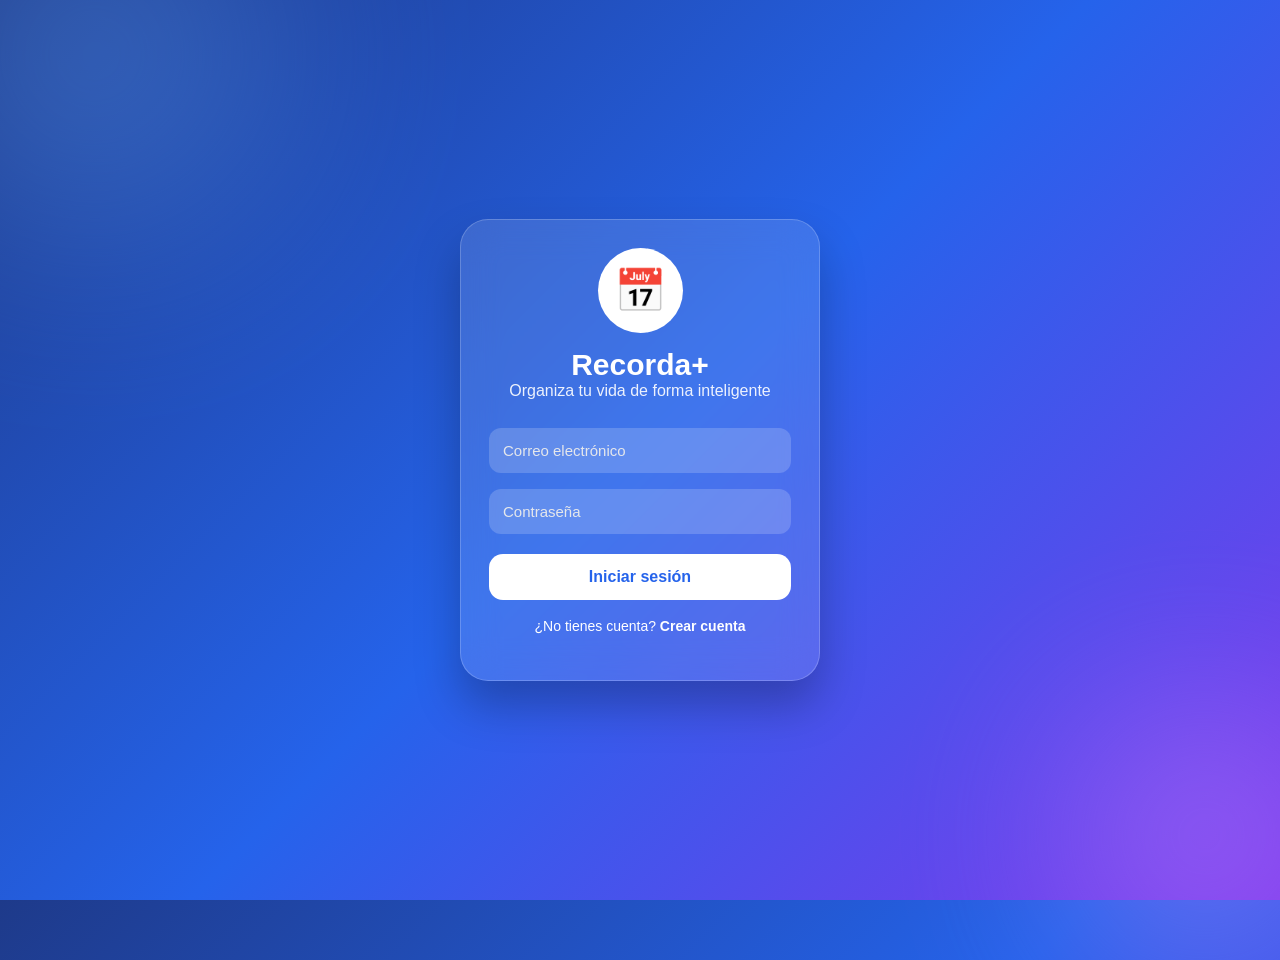
<file: index.html>
<!DOCTYPE html>
<html lang="es">
<head>
  <meta charset="UTF-8">
  <meta name="viewport" content="width=device-width, initial-scale=1.0">
  <meta name="theme-color" content="#2563EB">
  <meta name="description" content="Organiza tus eventos y recordatorios con Recorda+.">
  <title>Recorda+</title>
  <link rel="stylesheet" href="style.css">
  <link rel="manifest" href="manifest.json">
  <link rel="icon" href="icon-192.png" type="image/png">
</head>
<body>
  <div class="container">
    <div class="header">
      <h2 id="saludo">Hola 👋</h2>
      <div class="avatar" id="avatar">R</div>
    </div>

    <div class="top-info">
      <div class="clock-card">
        <div class="clock-icon">🕒</div>
        <div class="clock-content">
          <h1 id="hora">00:00:00</h1>
          <p id="fecha">Cargando...</p>
        </div>
      </div>

      <div class="event-card">
        <h3>Próximo evento</h3>
        <p id="proximoEvento">Sin eventos</p>
      </div>
    </div>

    <div class="menu">
      <button type="button" id="btnInicio" aria-label="Inicio">🏠</button>
      <button type="button" id="btnEventos" aria-label="Ver mis eventos">📅</button>
      <button type="button" id="btnNuevo" aria-label="Nuevo evento">＋</button>
      <button type="button" id="btnCampana" aria-label="Ver notificaciones">🔔</button>
      <button type="button" id="btnPerfil" aria-label="Ver perfil">👤</button>
    </div>
  </div>
  <script src="app.js"></script>
  <script>
    if ('serviceWorker' in navigator) {
      window.addEventListener('load', () => {
        navigator.serviceWorker.register('./service-worker.js')
          .then(() => console.log('Service worker activo'))
          .catch(error => console.error('Error de service worker:', error));
      });
    }
  </script>
</body>
</html>
</file>
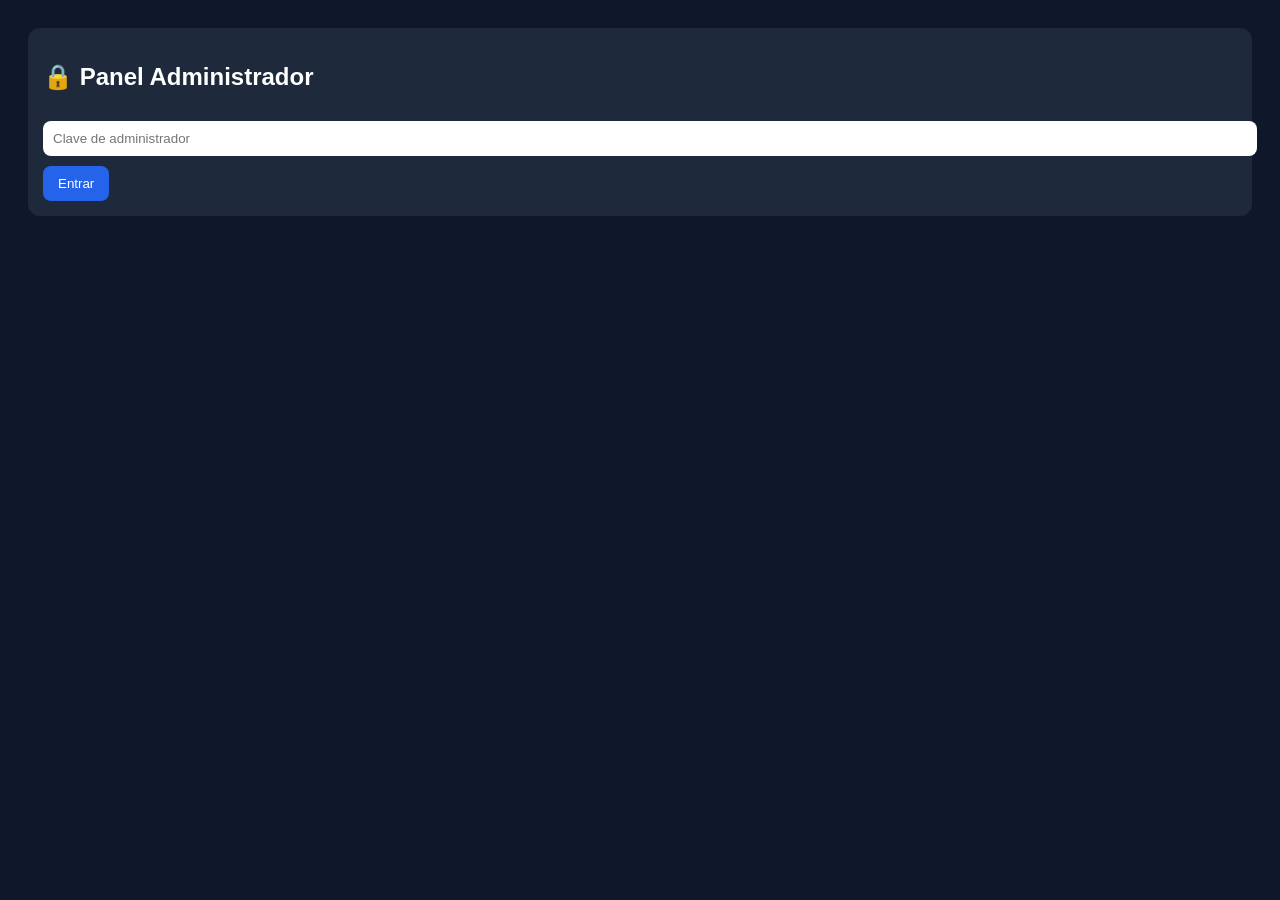
<file: admin.html>
<!DOCTYPE html>
<html lang="es">
<head>
<meta charset="UTF-8">
<title>Panel Administrador</title>
<style>
body{font-family:Arial;background:#0f172a;color:#fff;padding:20px}
table{width:100%;border-collapse:collapse;background:#1e293b;margin-top:15px}
th,td{padding:10px;border:1px solid #334155}
th{background:#2563eb}
.card{background:#1e293b;padding:15px;border-radius:12px}
input{padding:10px;width:100%;margin:10px 0;border-radius:8px;border:none}
button{padding:10px 15px;background:#2563eb;color:#fff;border:none;border-radius:8px}
</style>
</head>
<body>

<div id="loginAdmin" class="card">
<h2>🔒 Panel Administrador</h2>

<input id="clave" type="password" placeholder="Clave de administrador">

<button onclick="entrar()">Entrar</button>
</div>

<div id="panel" style="display:none">

<h2>Inventario de Usuarios</h2>

<table>
<thead>
<tr>
<th>ID</th>
<th>Correo</th>
</tr>
</thead>
<tbody id="tablaUsuarios"></tbody>
</table>

<h2 style="margin-top:30px">Inventario de Eventos</h2>

<table>
<thead>
<tr>
<th>Evento</th>
<th>Usuario ID</th>
<th>Fecha</th>
<th>Hora</th>
</tr>
</thead>
<tbody id="tablaEventos"></tbody>
</table>

</div>

<script>

const CLAVE="admin2026";

function entrar(){

if(clave.value!==CLAVE){

alert("Clave incorrecta");

return;

}

loginAdmin.style.display="none";

panel.style.display="block";

cargar();

}

function cargar(){

const usuarios=JSON.parse(localStorage.getItem("usuarios"))||[];

const eventos=JSON.parse(localStorage.getItem("eventos"))||[];

tablaUsuarios.innerHTML="";

usuarios.forEach(u=>{

tablaUsuarios.innerHTML+=`
<tr>
<td>${u.usuario_id}</td>
<td>${u.correo}</td>
</tr>`;

});

tablaEventos.innerHTML="";

eventos.forEach(e=>{

tablaEventos.innerHTML+=`
<tr>
<td>${e.titulo}</td>
<td>${e.usuario_id}</td>
<td>${e.fecha}</td>
<td>${e.hora}</td>
</tr>`;

});

}

</script>

</body>
</html>
</file>
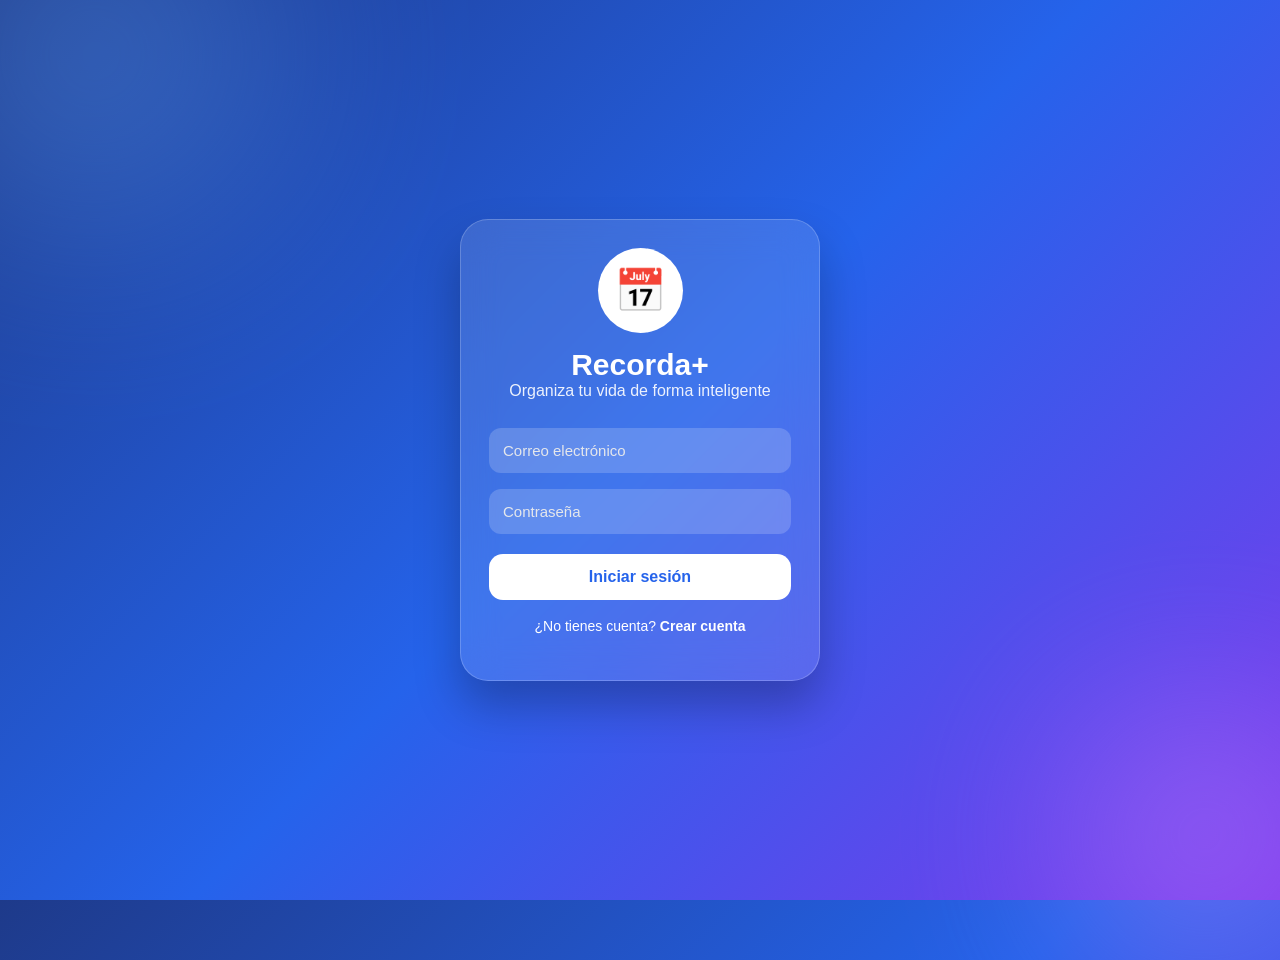
<file: crear_evento.html>
<!DOCTYPE html>
<html lang="es">
<head>
<meta charset="UTF-8">
<meta name="viewport" content="width=device-width, initial-scale=1.0">
<title>Nuevo Evento | Recorda+</title>
<link rel="stylesheet" href="style.css">
<link rel="manifest" href="manifest.json">
<style>
  body{min-height:100vh;align-items:flex-start;padding:20px;background:linear-gradient(135deg,#0f172a,#1e3a8a)}
  .event-page{width:min(100%,370px);padding-bottom:90px}
  .event-header{display:flex;align-items:center;gap:14px;margin-bottom:25px}
  .back-link{display:flex;align-items:center;justify-content:center;width:40px;height:40px;border-radius:12px;background:rgba(255,255,255,.08);color:#fff;text-decoration:none;font-size:24px}
  .event-header h1{font-size:25px}
  .event-header p{color:#d1d5db;font-size:13px;margin-top:4px}
  .event-form{padding:22px;border:1px solid rgba(255,255,255,.12);border-radius:24px;background:rgba(255,255,255,.08);backdrop-filter:blur(16px);box-shadow:0 20px 45px rgba(0,0,0,.2)}
  .field{display:block;margin-bottom:18px;color:#cbd5e1;font-size:13px;font-weight:600}
  .field input,.field select,.field textarea{display:block;width:100%;margin-top:8px;padding:13px;border:0;border-radius:12px;background:rgba(255,255,255,.12);color:#fff;font:inherit;outline:none}
  .field select option{background:#1e3a8a;color:#fff}
  .field textarea{min-height:90px;resize:vertical}
  .field input:focus,.field select:focus,.field textarea:focus{border-color:#60a5fa;box-shadow:0 0 0 3px rgba(96,165,250,.12)}
  .form-actions{display:flex;gap:10px;margin-top:25px}
  .form-actions a,.form-actions button{flex:1;padding:13px;border-radius:10px;text-align:center;font:inherit;font-weight:700;cursor:pointer;text-decoration:none}
  .form-actions a{border:1px solid rgba(255,255,255,.25);color:#cbd5e1}
  .form-actions button{border:0;background:#2563eb;color:#fff}
  .form-message{min-height:20px;margin-top:14px;color:#fca5a5;font-size:13px}
  .form-message.success{color:#86efac}
  .back-link:hover,.form-actions a:hover{background:rgba(255,255,255,.15)}
</style>
</head>
<body>
<main class="event-page">
  <header class="event-header">
    <a class="back-link" href="index.html" aria-label="Volver al inicio">←</a>
    <div>
      <h1>📅 Nuevo Evento</h1>
      <p>Todos los eventos quedan ligados a tu Usuario ID</p>
    </div>
  </header>

  <form id="eventForm" class="event-form">
    <label class="field" for="titulo">Título del evento
      <input id="titulo" name="titulo" type="text" placeholder="Ej. Reunión de equipo" maxlength="100" required autofocus>
    </label>
    <label class="field" for="fecha">Fecha
      <input id="fecha" name="fecha" type="date" required>
    </label>
    <label class="field" for="hora">Hora
      <input id="hora" name="hora" type="time" required>
    </label>
    <label class="field" for="tipo">Tipo de evento
      <select id="tipo" name="tipo">
        <option value="personal">Personal</option>
        <option value="trabajo">Trabajo</option>
        <option value="salud">Salud</option>
        <option value="otro">Otro</option>
      </select>
    </label>
    <label class="field" for="recordar">Recordar
      <select id="recordar" name="recordar">
        <option value="5">5 min antes</option>
        <option value="10">10 min antes</option>
        <option value="30">30 min antes</option>
        <option value="60">1 hora antes</option>
        <option value="1440" selected>1 día antes</option>
      </select>
    </label>
    <label class="field" for="tono">Tono de alerta
      <select id="tono" name="tono">
        <option value="Campana">Campana</option>
        <option value="Cristal">Cristal</option>
        <option value="Digital">Digital</option>
        <option value="Alarma">Alarma</option>
      </select>
    </label>
    <label class="field" for="mensaje">Mensaje del recordatorio
      <textarea id="mensaje" name="mensaje" rows="3" maxlength="500" placeholder="Mensaje del recordatorio"></textarea>
    </label>
    <div class="form-actions">
      <a href="index.html">Cancelar</a>
      <button type="submit" id="saveButton">Guardar evento</button>
    </div>
    <p id="formMessage" class="form-message" role="status"></p>
  </form>
</main>
<script>
const form = document.getElementById('eventForm');
const message = document.getElementById('formMessage');
const fechaInput = document.getElementById('fecha');
const saveButton = document.getElementById('saveButton');

function obtenerSesion() {
  try {
    return JSON.parse(localStorage.getItem('sesion') || 'null');
  } catch {
    return null;
  }
}

const sesion = obtenerSesion();

if (!sesion || !sesion.usuario_id || !sesion.correo) {
  window.location.replace('login.html');
}

function fechaLocal() {
  const ahora = new Date();
  const anio = ahora.getFullYear();
  const mes = String(ahora.getMonth() + 1).padStart(2, '0');
  const dia = String(ahora.getDate()).padStart(2, '0');
  return `${anio}-${mes}-${dia}`;
}

fechaInput.min = fechaLocal();
fechaInput.value = fechaLocal();

form.addEventListener('submit', function(event) {
  event.preventDefault();

  if (!sesion || !sesion.usuario_id || !sesion.correo) {
    message.textContent = 'Inicia sesión nuevamente para guardar eventos.';
    return;
  }

  const datos = new FormData(form);
  const titulo = String(datos.get('titulo') || '').trim();
  const fecha = String(datos.get('fecha') || '');
  const hora = String(datos.get('hora') || '');

  if (!titulo || !fecha || !hora) {
    message.className = 'form-message';
    message.textContent = 'Completa el título, la fecha y la hora.';
    return;
  }

  if (fecha < fechaLocal()) {
    message.className = 'form-message';
    message.textContent = 'Selecciona una fecha de hoy o posterior.';
    return;
  }

  let eventos = [];

  try {
    eventos = JSON.parse(localStorage.getItem('eventos') || '[]');
    if (!Array.isArray(eventos)) eventos = [];
  } catch {
    eventos = [];
  }

  const evento = {
    evento_id: `E${Date.now()}`,
    usuario_id: String(sesion.usuario_id),
    titulo,
    fecha,
    hora,
    tipo: String(datos.get('tipo') || 'otro'),
    mensaje: String(datos.get('mensaje') || '').trim(),
    recordar_antes: Number(datos.get('recordar') || 1440),
    tono: String(datos.get('tono') || 'Campana'),
    completado: false,
    recordatorio_enviado: false
  };

  eventos.push(evento);

  try {
    localStorage.setItem('eventos', JSON.stringify(eventos));
  } catch {
    message.className = 'form-message';
    message.textContent = 'No se pudo guardar el evento en este navegador.';
    return;
  }

  message.className = 'form-message success';
  message.textContent = 'Evento guardado correctamente. El envío automático de correos aún requiere configurar el servidor de correo.';

  saveButton.disabled = true;

  setTimeout(() => {
    window.location.href = 'index.html';
  }, 1800);
});
</script>
</body>
</html>
</file>
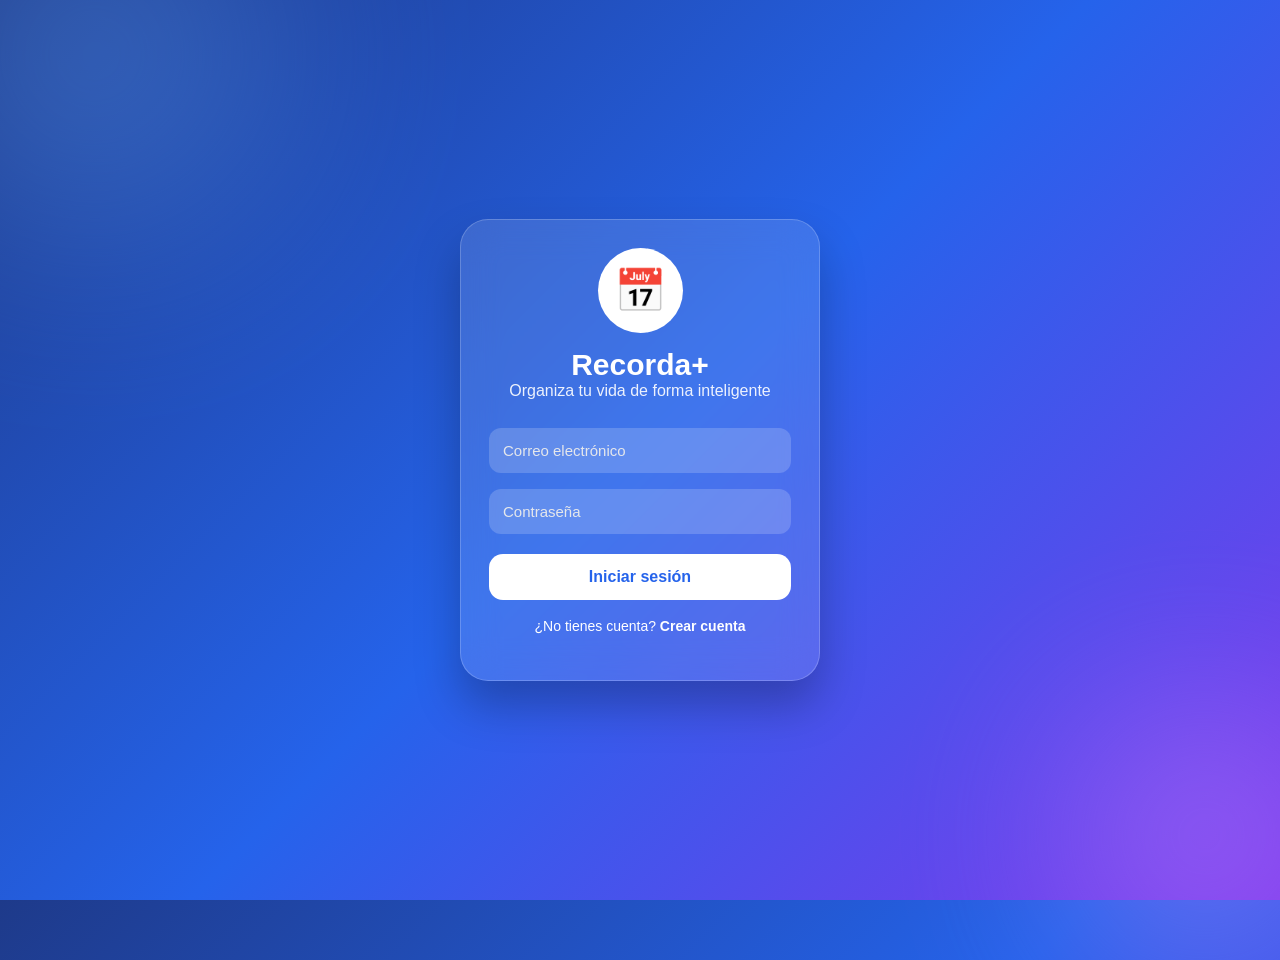
<file: login.html>
<!DOCTYPE html>
<html lang="es">
<head>
<meta charset="UTF-8">
<meta name="viewport" content="width=device-width, initial-scale=1.0">
<title>Recorda+ Premium</title>
<link rel="manifest" href="manifest.json">
<style>
*{margin:0;padding:0;box-sizing:border-box;font-family:'Segoe UI',sans-serif}
body{height:100vh;display:flex;justify-content:center;align-items:center;background:linear-gradient(135deg,#1e3a8a,#2563eb,#7c3aed);overflow:hidden}
body::before{content:"";position:absolute;width:350px;height:350px;background:#60a5fa;border-radius:50%;filter:blur(120px);top:-120px;left:-80px;opacity:.4}
body::after{content:"";position:absolute;width:250px;height:250px;background:#c084fc;border-radius:50%;filter:blur(100px);bottom:-60px;right:-50px;opacity:.5}
.card{position:relative;width:360px;padding:28px;border-radius:28px;background:rgba(255,255,255,.12);backdrop-filter:blur(18px);border:1px solid rgba(255,255,255,.2);box-shadow:0 25px 45px rgba(0,0,0,.25);color:white;z-index:1}
.logo{width:85px;height:85px;margin:auto;border-radius:50%;background:white;display:flex;justify-content:center;align-items:center;font-size:42px;color:#2563eb}
h1{text-align:center;margin-top:15px;font-size:30px}p{text-align:center;opacity:.9;margin-bottom:20px}
input{width:100%;padding:14px;margin:8px 0;border:none;outline:none;border-radius:12px;background:rgba(255,255,255,.18);color:white;font-size:15px}input::placeholder{color:#e5e7eb}
button{width:100%;padding:14px;margin-top:12px;border:none;border-radius:14px;background:white;color:#2563eb;font-size:16px;font-weight:bold;cursor:pointer;transition:.3s}button:hover{transform:translateY(-2px)}
.text{text-align:center;margin-top:18px;font-size:14px}.text span{font-weight:bold;cursor:pointer}.text span:hover{text-decoration:underline}
#registro{display:none;animation:fade .5s}#login{animation:fade .5s}
.message{min-height:18px;margin:12px 0 0;color:#ffe0d8;font-size:13px}.message:empty{margin:0}
@keyframes fade{from{opacity:0;transform:translateY(15px)}to{opacity:1;transform:translateY(0)}}
@media(max-width:420px){.card{width:calc(100% - 30px);padding:24px}}
</style>
</head>
<body>
<main class="card">
  <div class="logo">📅</div>
  <h1>Recorda+</h1>
  <p>Organiza tu vida de forma inteligente</p>
  <div id="login">
    <input id="loginCorreo" type="email" placeholder="Correo electrónico" autocomplete="email" required>
    <input id="loginClave" type="password" placeholder="Contraseña" autocomplete="current-password" required>
    <button id="loginButton" type="button">Iniciar sesión</button>
    <div class="text">¿No tienes cuenta? <span id="showRegister">Crear cuenta</span></div>
  </div>
  <div id="registro">
    <input id="nombre" type="text" placeholder="Nombre completo" autocomplete="name" required>
    <input id="correo" type="email" placeholder="Correo electrónico" autocomplete="email" required>
    <input id="clave" type="password" placeholder="Contraseña (mínimo 6 caracteres)" autocomplete="new-password" minlength="6" required>
    <button id="registerButton" type="button">Registrarme</button>
    <div class="text">¿Ya tienes cuenta? <span id="showLogin">Iniciar sesión</span></div>
  </div>
  <p id="message" class="message"></p>
</main>
<script>
const usersKey = 'usuarios';
const sessionKey = 'sesion';
const get = id => document.getElementById(id);
const readUsers = () => { try { return JSON.parse(localStorage.getItem(usersKey)) || []; } catch { return []; } };
const showMessage = text => { get('message').textContent = text; };
if (!localStorage.getItem(usersKey)) {
  localStorage.setItem(usersKey, JSON.stringify([{
    usuario_id: 'U001',
    correo: 'janer@gmail.com',
    clave: '123456'
  }]));
}
if (!localStorage.getItem('eventos')) {
  localStorage.setItem('eventos', JSON.stringify([{
    evento_id: 'E001',
    usuario_id: 'U001',
    titulo: 'Parcial',
    fecha: '2026-09-20',
    hora: '08:00',
    tipo: 'Examen',
    tono: 'Campana',
    recordar_antes: 30,
    completado: false
  }]));
}
function openRegister() { get('login').style.display = 'none'; get('registro').style.display = 'block'; showMessage(''); }
function openLogin() { get('registro').style.display = 'none'; get('login').style.display = 'block'; showMessage(''); }
function registerUser() {
  const name = get('nombre').value.trim();
  const email = get('correo').value.trim().toLowerCase();
  const password = get('clave').value;
  const users = readUsers();
  if (!name || !email || !password) return showMessage('Completa todos los campos.');
  if (password.length < 6) return showMessage('La contraseña debe tener al menos 6 caracteres.');
  if (users.some(user => user.correo === email)) return showMessage('Ese correo ya tiene una cuenta.');
  const nextNumber = users.reduce((highest, item) => {
    const number = Number(String(item.usuario_id || '').replace(/^U/, '')) || 0;
    return Math.max(highest, number);
  }, 0) + 1;
  const user = {
    usuario_id: `U${String(nextNumber).padStart(3, '0')}`,
    nombre: name,
    correo: email,
    clave: password
  };
  users.push(user);
  localStorage.setItem(usersKey, JSON.stringify(users));
  localStorage.setItem(sessionKey, JSON.stringify(user));
  window.location.href = 'index.html';
}
function loginUser() {
  const email = get('loginCorreo').value.trim().toLowerCase();
  const password = get('loginClave').value;
  const user = readUsers().find(candidate => candidate.correo === email && candidate.clave === password);
  if (!user) return showMessage('Correo o contraseña incorrectos.');
  localStorage.setItem(sessionKey, JSON.stringify(user));
  window.location.href = 'index.html';
}
get('showRegister').addEventListener('click', openRegister);
get('showLogin').addEventListener('click', openLogin);
get('registerButton').addEventListener('click', registerUser);
get('loginButton').addEventListener('click', loginUser);
document.addEventListener('keydown', event => { if (event.key !== 'Enter') return; event.preventDefault(); if (get('registro').style.display === 'block') registerUser(); else loginUser(); });
if (localStorage.getItem(sessionKey)) window.location.href = 'index.html';

if ('serviceWorker' in navigator) {
  window.addEventListener('load', () => {
    navigator.serviceWorker.register('./service-worker.js')
      .then(() => console.log('Recorda+ está preparado para funcionar como PWA'))
      .catch(error => console.error('Error al registrar la PWA:', error));
  });
}
</script>
</body>
</html>
</file>
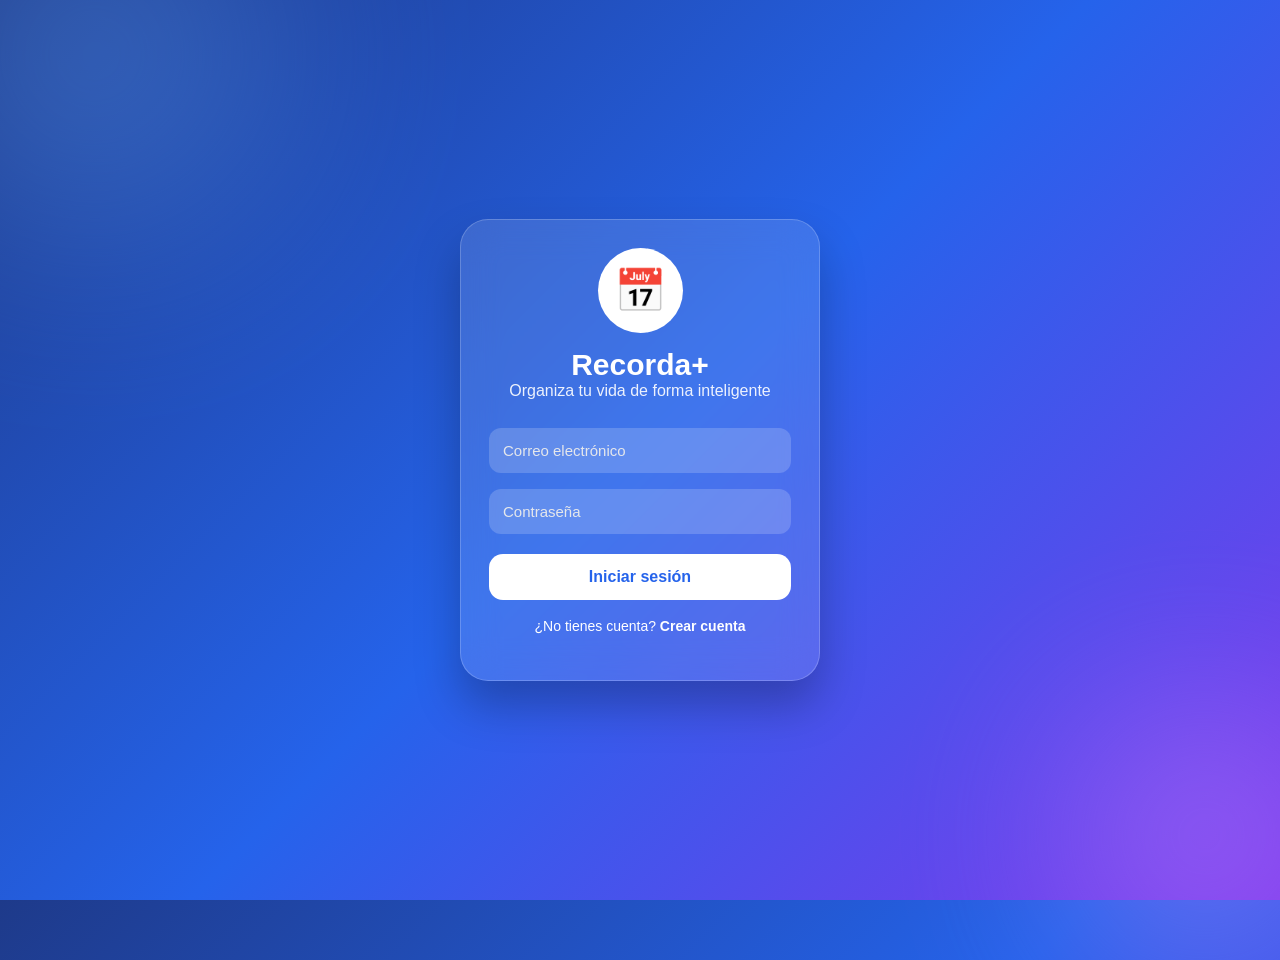
<file: mis_eventos.html>
<!DOCTYPE html>
<html lang="es">
<head>
<meta charset="UTF-8">
<meta name="viewport" content="width=device-width, initial-scale=1.0">
<title>Mis Eventos | Recorda+</title>

<link rel="stylesheet" href="style.css">
<link rel="manifest" href="manifest.json">

<style>
  body{
    min-height:100vh;
    align-items:flex-start;
    padding:20px;
    background:#0f172a
  }

  .events-page{
    width:min(100%,370px);
    padding-bottom:90px
  }

  .events-header{
    display:flex;
    align-items:center;
    justify-content:space-between;
    margin-bottom:20px
  }

  .events-header h1{
    font-size:22px
  }

  .user-id{
    color:#cbd5e1;
    font-size:14px
  }

  .event-list{
    display:grid;
    gap:12px
  }

  .event-item{
    padding:16px;
    border-radius:18px;
    background:#1e293b;
    margin-bottom:12px
  }

  .event-item.completed{
    opacity:.62
  }

  .event-item.completed .event-title{
    text-decoration:line-through
  }

  .event-top{
    display:flex;
    align-items:flex-start;
    justify-content:space-between;
    gap:12px
  }

  .event-title{
    font-size:18px;
    line-height:1.25
  }

  .event-type{
    display:inline-block;
    margin-top:8px;
    padding:4px 10px;
    border-radius:20px;
    background:#2563eb;
    color:#fff;
    font-size:12px;
    white-space:nowrap
  }

  .event-date{
    margin-top:9px;
    color:#e2e8f0;
    font-size:13px
  }

  .event-message{
    margin-top:7px;
    color:#cbd5e1;
    font-size:13px;
    line-height:1.4
  }

  .event-actions{
    display:flex;
    gap:8px;
    margin-top:12px
  }

  .event-actions button{
    flex:1;
    padding:10px;
    border:0;
    border-radius:12px;
    background:#2563eb;
    color:#fff;
    font:inherit;
    font-size:12px;
    cursor:pointer
  }

  .event-actions button:hover{
    filter:brightness(1.1)
  }

  .event-actions .edit-button{
    background:#f59e0b
  }

  .event-actions .delete-button{
    background:#ef4444;
    color:#fecaca
  }

  .empty-state{
    padding:30px 20px;
    border:1px dashed rgba(255,255,255,.25);
    border-radius:18px;
    text-align:center;
    color:#cbd5e1
  }

  .empty-state p{
    margin:8px 0 18px;
    font-size:13px
  }

  .create-link{
    display:inline-block;
    padding:11px 15px;
    border-radius:10px;
    background:#2563eb;
    color:#fff;
    font-weight:700;
    text-decoration:none
  }

  .home-link{
    display:block;
    width:100%;
    margin-top:18px;
    padding:10px;
    border:0;
    border-radius:12px;
    background:#2563eb;
    color:#fff;
    text-align:center;
    text-decoration:none;
    font-weight:700
  }

  .status-message{
    min-height:18px;
    margin:15px 2px 0;
    color:#86efac;
    font-size:13px;
    text-align:center
  }

  .create-link:hover,
  .home-link:hover{
    filter:brightness(1.12)
  }

  /* FORMULARIO DE EDICIÓN */

  .edit-box{
    display:none;
    margin-bottom:18px;
    padding:18px;
    border-radius:18px;
    background:#1e293b;
  }

  .edit-box.active{
    display:block;
  }

  .edit-box h2{
    margin-bottom:15px;
    font-size:19px;
  }

  .edit-box label{
    display:block;
    margin-top:10px;
    margin-bottom:5px;
    color:#cbd5e1;
    font-size:13px;
  }

  .edit-box input,
  .edit-box select,
  .edit-box textarea{
    width:100%;
    box-sizing:border-box;
    padding:10px;
    border:1px solid #475569;
    border-radius:10px;
    background:#0f172a;
    color:#fff;
    font:inherit;
  }

  .edit-box textarea{
    min-height:70px;
    resize:vertical;
  }

  .edit-buttons{
    display:flex;
    gap:8px;
    margin-top:15px;
  }

  .edit-buttons button{
    flex:1;
    padding:11px;
    border:0;
    border-radius:10px;
    color:#fff;
    font-weight:700;
    cursor:pointer;
  }

  .save-edit{
    background:#16a34a;
  }

  .cancel-edit{
    background:#64748b;
  }
</style>
</head>

<body>

<main class="events-page">

  <header class="events-header">
    <div>
      <h1>📅 Mis Eventos</h1>
    </div>

    <h2 id="userId" class="user-id"></h2>
  </header>


  <!-- FORMULARIO PARA EDITAR -->

  <section id="editBox" class="edit-box">

    <h2>✏️ Editar evento</h2>

    <form id="editForm">

      <label for="editTitulo">Título</label>
      <input
        type="text"
        id="editTitulo"
        required
      >

      <label for="editFecha">Fecha</label>
      <input
        type="date"
        id="editFecha"
        required
      >

      <label for="editHora">Hora</label>
      <input
        type="time"
        id="editHora"
        required
      >

      <label for="editTipo">Tipo</label>
      <select id="editTipo">

        <option value="Personal">Personal</option>
        <option value="Trabajo">Trabajo</option>
        <option value="Salud">Salud</option>
        <option value="Otro">Otro</option>

      </select>

      <label for="editRecordar">Recordar antes</label>
      <select id="editRecordar">

        <option value="5">5 minutos</option>
        <option value="10">10 minutos</option>
        <option value="15">15 minutos</option>
        <option value="30">30 minutos</option>
        <option value="60">1 hora</option>

      </select>

      <label for="editTono">Tono</label>
      <select id="editTono">

        <option value="Campana">Campana</option>
        <option value="Cristal">Cristal</option>
        <option value="Digital">Digital</option>
        <option value="Alarma">Alarma</option>

      </select>

      <label for="editMensaje">Mensaje</label>
      <textarea id="editMensaje"></textarea>

      <div class="edit-buttons">

        <button
          type="submit"
          class="save-edit"
        >
          Guardar cambios
        </button>

        <button
          type="button"
          class="cancel-edit"
          id="cancelEdit"
        >
          Cancelar
        </button>

      </div>

    </form>

  </section>


  <!-- LISTA DE EVENTOS -->

  <section
    id="eventList"
    class="event-list"
    aria-live="polite"
  ></section>


  <a
    class="home-link"
    href="index.html"
  >
    ⬅ Volver al inicio
  </a>

  <p
    id="statusMessage"
    class="status-message"
    role="status"
  ></p>

</main>


<script>

const sesion = JSON.parse(
  localStorage.getItem('sesion')
);

const eventList = document.getElementById('eventList');
const statusMessage = document.getElementById('statusMessage');
const userId = document.getElementById('userId');

const editBox = document.getElementById('editBox');
const editForm = document.getElementById('editForm');

const editTitulo = document.getElementById('editTitulo');
const editFecha = document.getElementById('editFecha');
const editHora = document.getElementById('editHora');
const editTipo = document.getElementById('editTipo');
const editRecordar = document.getElementById('editRecordar');
const editTono = document.getElementById('editTono');
const editMensaje = document.getElementById('editMensaje');

const cancelEdit = document.getElementById('cancelEdit');

let eventoEditandoId = null;


/* ==============================
   COMPROBAR SESIÓN
============================== */

if (!sesion || !sesion.usuario_id) {

  window.location.href = 'login.html';

} else {

  userId.textContent = sesion.usuario_id;

}


/* ==============================
   LEER EVENTOS
============================== */

function leerEventos(){

  try{

    return JSON.parse(
      localStorage.getItem('eventos')
    ) || [];

  }catch(error){

    return [];

  }

}


/* ==============================
   GUARDAR EVENTOS
============================== */

function guardarEventos(eventos){

  localStorage.setItem(
    'eventos',
    JSON.stringify(eventos)
  );

}


/* ==============================
   EVENTOS DEL USUARIO
============================== */

function eventosDelUsuario(eventos){

  return eventos
    .map((evento, indice) => ({
      evento,
      indice
    }))
    .filter(item =>
      item.evento.usuario_id === sesion.usuario_id
    )
    .sort((a,b) => {

      const fechaA =
        `${a.evento.fecha}T${a.evento.hora || '00:00'}`;

      const fechaB =
        `${b.evento.fecha}T${b.evento.hora || '00:00'}`;

      return fechaA.localeCompare(fechaB);

    });

}


/* ==============================
   FORMATO DE FECHA
============================== */

function formatoFecha(fecha, hora){

  const fechaEvento =
    new Date(`${fecha}T${hora || '00:00'}`);

  if(Number.isNaN(fechaEvento.getTime())){

    return `${fecha} ${hora || ''}`;

  }

  return fechaEvento.toLocaleDateString(
    'es-CO',
    {
      weekday:'long',
      day:'numeric',
      month:'long',
      year:'numeric'
    }
  ) + (hora ? ` · ${hora}` : '');

}


/* ==============================
   EVITAR HTML MALICIOSO
============================== */

function escaparHtml(valor){

  return String(valor || '').replace(
    /[&<>"']/g,
    caracter => ({
      '&':'&amp;',
      '<':'&lt;',
      '>':'&gt;',
      '"':'&quot;',
      "'":'&#039;'
    }[caracter])
  );

}


/* ==============================
   MOSTRAR EVENTOS
============================== */

function mostrarEventos(){

  const eventos = leerEventos();

  const lista = eventosDelUsuario(eventos);

  if(!lista.length){

    eventList.innerHTML = `
      <div class="empty-state">

        <strong>Aún no tienes eventos</strong>

        <p>
          Crea tu primer recordatorio para verlo aquí.
        </p>

        <a
          class="create-link"
          href="crear_evento.html"
        >
          Crear evento
        </a>

      </div>
    `;

    return;

  }


  eventList.innerHTML = lista.map(
    ({evento, indice}) => `

      <article
        class="event-item${evento.completado ? ' completed' : ''}"
      >

        <div class="event-top">

          <h2 class="event-title">
            ${escaparHtml(evento.titulo)}
          </h2>

          <span class="event-type">
            ${escaparHtml(evento.tipo || 'Personal')}
          </span>

        </div>


        <p class="event-date">

          ${escaparHtml(
            formatoFecha(
              evento.fecha,
              evento.hora
            )
          )}

        </p>


        ${
          evento.mensaje
            ? `
              <p class="event-message">
                ${escaparHtml(evento.mensaje)}
              </p>
            `
            : ''
        }


        <div class="event-actions">

          <button
            type="button"
            data-action="complete"
            data-index="${indice}"
          >
            ${
              evento.completado
                ? 'Reabrir'
                : 'Completar'
            }
          </button>


          <button
            type="button"
            class="edit-button"
            data-action="edit"
            data-index="${indice}"
          >
            Editar
          </button>


          <button
            type="button"
            class="delete-button"
            data-action="delete"
            data-index="${indice}"
          >
            Eliminar
          </button>

        </div>

      </article>

    `
  ).join('');

}


/* ==============================
   BOTONES DE EVENTOS
============================== */

eventList.addEventListener(
  'click',
  event => {

    const button =
      event.target.closest(
        'button[data-action]'
      );

    if(!button) return;

    const indice =
      Number(button.dataset.index);

    const eventos = leerEventos();

    const evento = eventos[indice];

    if(!evento) return;

    if(
      evento.usuario_id !==
      sesion.usuario_id
    ){

      return;

    }


    /* ==========================
       ELIMINAR
    ========================== */

    if(button.dataset.action === 'delete'){

      const confirmar =
        window.confirm(
          '¿Estás seguro de que quieres eliminar este evento?'
        );

      if(!confirmar) return;


      eventos.splice(indice, 1);

      guardarEventos(eventos);

      statusMessage.textContent =
        'Evento eliminado correctamente.';

      mostrarEventos();

      return;

    }


    /* ==========================
       COMPLETAR / REABRIR
    ========================== */

    if(button.dataset.action === 'complete'){

      evento.completado =
        !evento.completado;

      guardarEventos(eventos);

      statusMessage.textContent =
        evento.completado
          ? 'Evento completado.'
          : 'Evento reabierto.';

      mostrarEventos();

      return;

    }


    /* ==========================
       EDITAR
    ========================== */

    if(button.dataset.action === 'edit'){

      eventoEditandoId =
        evento.evento_id;

      editTitulo.value =
        evento.titulo || '';

      editFecha.value =
        evento.fecha || '';

      editHora.value =
        evento.hora || '';

      editTipo.value =
        evento.tipo || 'Personal';

      editRecordar.value =
        String(
          evento.recordar_antes || '10'
        );

      editTono.value =
        evento.tono || 'Campana';

      editMensaje.value =
        evento.mensaje || '';

      editBox.classList.add('active');

      editBox.scrollIntoView({
        behavior:'smooth',
        block:'start'
      });

    }

  }
);


/* ==============================
   GUARDAR CAMBIOS
============================== */

editForm.addEventListener(
  'submit',
  event => {

    event.preventDefault();

    const titulo =
      editTitulo.value.trim();

    if(!titulo){

      alert(
        'Escribe un título para el evento.'
      );

      return;

    }


    const eventos = leerEventos();


    const evento =
      eventos.find(
        item =>
          item.evento_id ===
          eventoEditandoId
      );


    if(!evento){

      alert(
        'No se encontró el evento.'
      );

      cerrarEdicion();

      return;

    }


    /* ACTUALIZAR DATOS */

    evento.titulo =
      titulo;

    evento.fecha =
      editFecha.value;

    evento.hora =
      editHora.value;

    evento.tipo =
      editTipo.value;

    evento.recordar_antes =
      editRecordar.value;

    evento.tono =
      editTono.value;

    evento.mensaje =
      editMensaje.value.trim();


    guardarEventos(eventos);


    statusMessage.textContent =
      'Evento actualizado correctamente.';


    cerrarEdicion();

    mostrarEventos();

  }
);


/* ==============================
   CANCELAR EDICIÓN
============================== */

cancelEdit.addEventListener(
  'click',
  () => {

    cerrarEdicion();

  }
);


function cerrarEdicion(){

  editBox.classList.remove(
    'active'
  );

  editForm.reset();

  eventoEditandoId = null;

}


/* ==============================
   MOSTRAR EVENTOS AL CARGAR
============================== */

mostrarEventos();

</script>

</body>
</html>
</file>
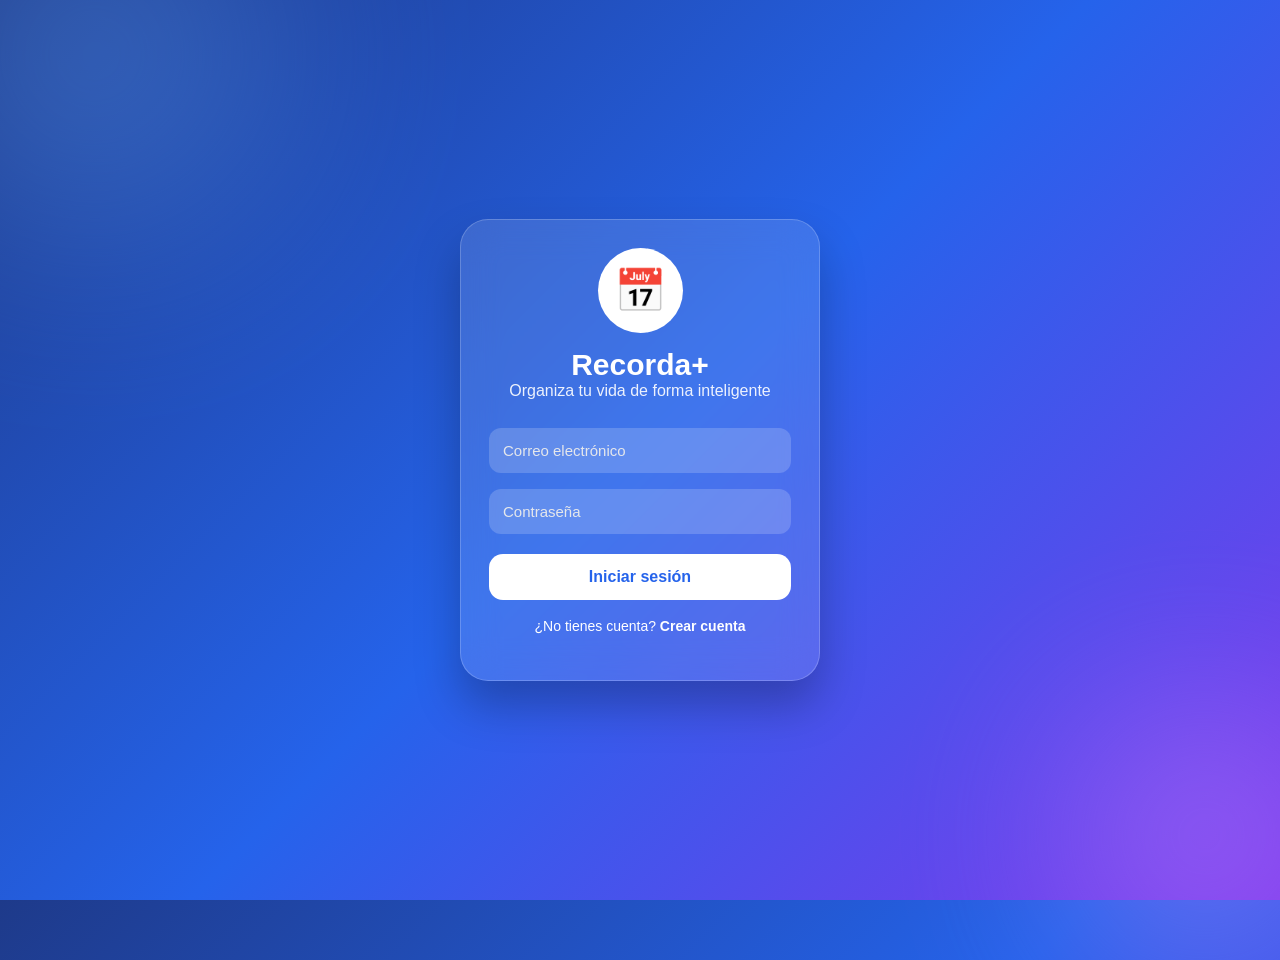
<file: notificaciones.html>
<!DOCTYPE html>
<html lang="es">
<head>
<meta charset="UTF-8">
<meta name="viewport" content="width=device-width, initial-scale=1.0">
<title>Notificaciones | Recorda+</title>
<link rel="stylesheet" href="style.css">
<link rel="manifest" href="manifest.json">
<style>
  body{min-height:100vh;align-items:flex-start;padding:20px;background:#0f172a}
  .page{width:min(100%,370px);padding-bottom:40px}
  .header{display:flex;align-items:center;gap:14px;margin-bottom:22px}
  .back{display:flex;align-items:center;justify-content:center;width:40px;height:40px;border-radius:12px;background:#1e293b;color:#fff;text-decoration:none;font-size:24px}
  h1{font-size:24px}
  .subtitle{color:#94a3b8;font-size:13px;margin-top:4px}
  .notification{padding:16px;border-radius:18px;background:#1e293b;margin-bottom:12px;border-left:4px solid #2563eb}
  .notification h2{font-size:16px}
  .notification p{color:#cbd5e1;font-size:13px;line-height:1.4;margin-top:7px}
  .empty{padding:28px 18px;border:1px dashed #475569;border-radius:18px;text-align:center;color:#cbd5e1}
  .empty p{font-size:13px;margin-top:8px}
  .home{display:block;margin-top:18px;padding:11px;border-radius:12px;background:#2563eb;color:#fff;text-align:center;text-decoration:none;font-weight:bold}
</style>
</head>
<body>
<main class="page">
  <header class="header">
    <a class="back" href="index.html" aria-label="Volver al inicio">←</a>
    <div><h1>🔔 Notificaciones</h1><p class="subtitle">Tus próximos recordatorios</p></div>
  </header>
  <section id="notificationList" aria-live="polite"></section>
  <a class="home" href="index.html">Volver al inicio</a>
</main>
<script>
const sesion = JSON.parse(localStorage.getItem('sesion'));
const list = document.getElementById('notificationList');
if (!sesion || !sesion.usuario_id) {
  window.location.href = 'login.html';
}
function readEvents() {
  try { return JSON.parse(localStorage.getItem('eventos')) || []; } catch { return []; }
}
function escapeHtml(value) {
  return String(value || '').replace(/[&<>"']/g, character => ({'&':'&amp;','<':'&lt;','>':'&gt;','"':'&quot;',"'":'&#039;'}[character]));
}
const events = readEvents().filter(evento => evento.usuario_id === sesion.usuario_id && !evento.completado)
  .sort((a, b) => `${a.fecha}T${a.hora}`.localeCompare(`${b.fecha}T${b.hora}`));
if (!events.length) {
  list.innerHTML = '<div class="empty"><strong>No tienes notificaciones pendientes</strong><p>Cuando tengas eventos próximos aparecerán aquí.</p></div>';
} else {
  list.innerHTML = events.map(evento => `
    <article class="notification">
      <h2>${escapeHtml(evento.titulo)}</h2>
      <p>📅 ${escapeHtml(evento.fecha)} · ⏰ ${escapeHtml(evento.hora)}</p>
      <p>${escapeHtml(evento.mensaje || `Recordatorio: ${evento.recordar_antes || 5} minutos antes`)}</p>
    </article>
  `).join('');
}
</script>
</body>
</html>
</file>
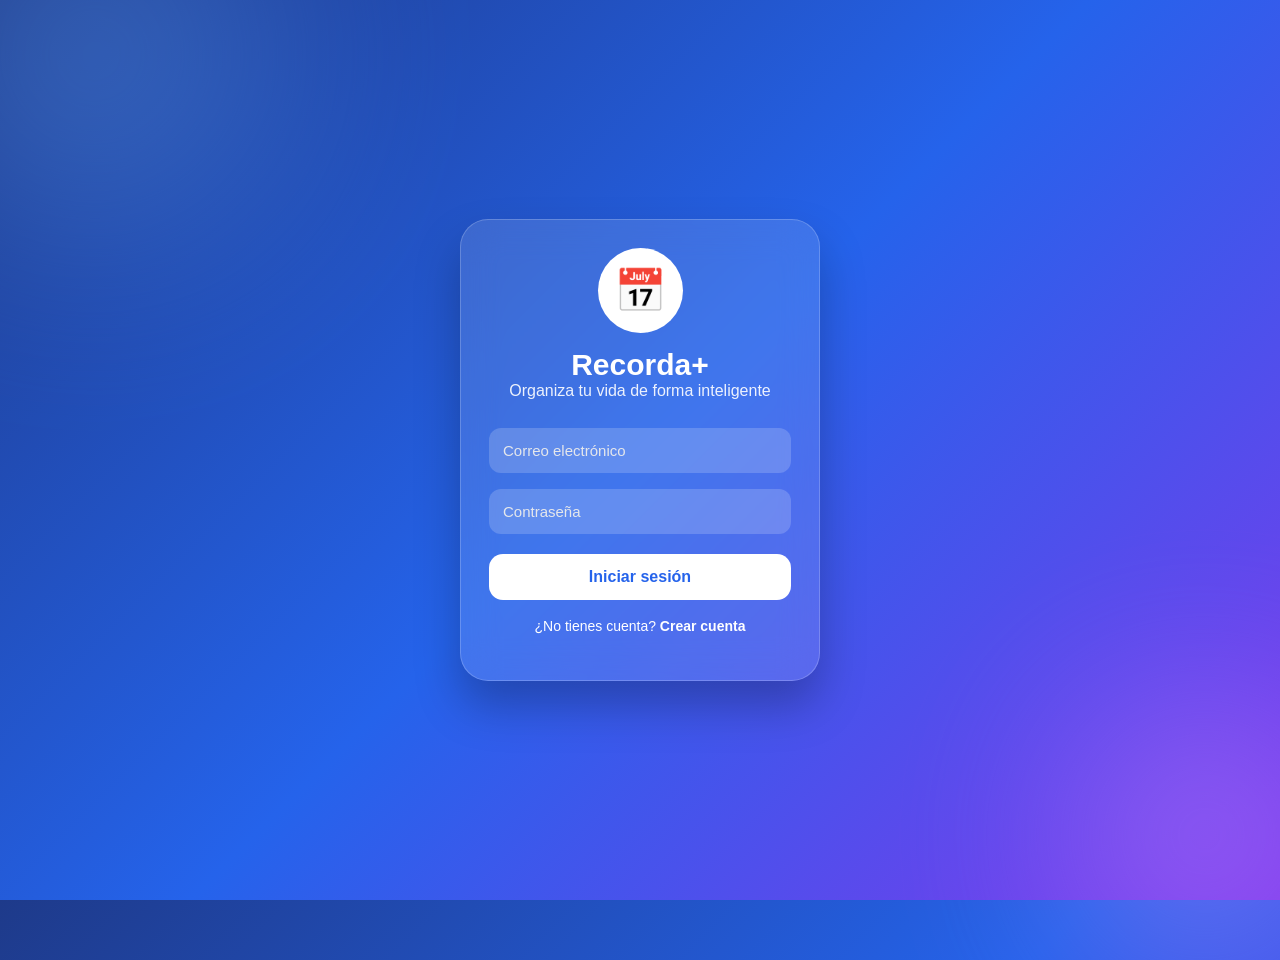
<file: perfil.html>
<!DOCTYPE html>
<html lang="es">
<head>
<meta charset="UTF-8">
<meta name="viewport" content="width=device-width, initial-scale=1.0">
<title>Perfil | Recorda+</title>
<link rel="stylesheet" href="style.css">
<link rel="manifest" href="manifest.json">
<style>
  body{min-height:100vh;align-items:flex-start;padding:20px;background:#0f172a}
  .page{width:min(100%,370px);padding-bottom:40px}
  .header{display:flex;align-items:center;gap:14px;margin-bottom:22px}
  .back{display:flex;align-items:center;justify-content:center;width:40px;height:40px;border-radius:12px;background:#1e293b;color:#fff;text-decoration:none;font-size:24px}
  h1{font-size:24px}
  .subtitle{color:#94a3b8;font-size:13px;margin-top:4px}
  .card{padding:22px;border-radius:20px;background:#1e293b;margin-top:18px}
  .profile-card{text-align:center}
  .avatar{width:72px;height:72px;margin:0 auto 14px;border-radius:50%;background:#2563eb;display:flex;align-items:center;justify-content:center;font-size:28px;font-weight:bold}
  .profile-card h2{font-size:20px}
  .profile-card p{color:#cbd5e1;font-size:13px;margin-top:7px}
  .profile-id{display:inline-block;margin-top:15px;padding:6px 10px;border-radius:10px;background:#334155;color:#bfdbfe;font-size:12px}
  .settings-title{margin-bottom:16px;font-size:18px}
  .field{display:block;margin-bottom:18px;color:#cbd5e1;font-size:13px;font-weight:600}
  .field select, .field input[type="checkbox"]{margin-top:8px}
  .field select{display:block;width:100%;padding:12px;border:1px solid #475569;border-radius:10px;background:#0f172a;color:#fff;font:inherit}
  .switch-row{display:flex;align-items:center;justify-content:space-between;gap:12px;background:#0f172a;border:1px solid #475569;padding:12px 14px;border-radius:10px}
  .switch-row label{color:#e2e8f0;font-size:13px}
  .switch-row input{width:18px;height:18px}
  .actions{display:grid;gap:10px;margin-top:18px}
  .actions a,.actions button{padding:12px;border:0;border-radius:12px;text-align:center;text-decoration:none;font:inherit;font-weight:bold;cursor:pointer}
  .actions a{background:#2563eb;color:#fff}
  .actions button{background:#ef4444;color:#fff}
  .save-settings{background:#10b981;color:#06270f}
  .status{min-height:18px;margin-top:12px;font-size:12px;color:#93c5fd}
</style>
</head>
<body>
<main class="page">
  <header class="header">
    <a class="back" href="index.html" aria-label="Volver al inicio">←</a>
    <div><h1>👤 Mi perfil</h1><p class="subtitle">Información de tu cuenta</p></div>
  </header>

  <section class="card profile-card">
    <div id="avatar" class="avatar">?</div>
    <h2 id="nombre">Usuario</h2>
    <p id="correo"></p>
    <span id="usuarioId" class="profile-id"></span>
  </section>

  <section class="card">
    <h3 class="settings-title">⚙️ Ajustes</h3>
    <label class="field" for="idioma">🌍 Idioma
      <select id="idioma" name="idioma">
        <option value="es">🇪🇸 Español</option>
        <option value="en">🇺🇸 English</option>
        <option value="fr">🇫🇷 Français</option>
        <option value="de">🇩🇪 Deutsch</option>
        <option value="it">🇮🇹 Italiano</option>
        <option value="pt">🇵🇹 Português</option>
        <option value="pt-BR">🇧🇷 Português (Brasil)</option>
        <option value="nl">🇳🇱 Nederlands</option>
        <option value="sv">🇸🇪 Svenska</option>
        <option value="no">🇳🇴 Norsk</option>
        <option value="da">🇩🇰 Dansk</option>
        <option value="fi">🇫🇮 Suomi</option>
        <option value="pl">🇵🇱 Polski</option>
        <option value="cs">🇨🇿 Čeština</option>
        <option value="sk">🇸🇰 Slovenčina</option>
        <option value="hu">🇭🇺 Magyar</option>
        <option value="ro">🇷🇴 Română</option>
        <option value="bg">🇧🇬 Български</option>
        <option value="el">🇬🇷 Ελληνικά</option>
        <option value="tr">🇹🇷 Türkçe</option>
        <option value="ru">🇷🇺 Русский</option>
        <option value="uk">🇺🇦 Українська</option>
        <option value="ar">🇸🇦 العربية</option>
        <option value="he">🇮🇱 עברית</option>
        <option value="hi">🇮🇳 हिन्दी</option>
        <option value="bn">🇧🇩 বাংলা</option>
        <option value="ur">🇵🇰 اردو</option>
        <option value="ta">🇮🇳 தமிழ்</option>
        <option value="te">🇮🇳 తెలుగు</option>
        <option value="th">🇹🇭 ไทย</option>
        <option value="vi">🇻🇳 Tiếng Việt</option>
        <option value="id">🇮🇩 Bahasa Indonesia</option>
        <option value="ms">🇲🇾 Bahasa Melayu</option>
        <option value="zh-CN">🇨🇳 中文（简体）</option>
        <option value="zh-TW">🇹🇼 中文（繁體）</option>
        <option value="ja">🇯🇵 日本語</option>
        <option value="ko">🇰🇷 한국어</option>
      </select>
    </label>

    <label class="field" for="tono">Tono de notificación
      <select id="tono" name="tono">
        <option value="Campana">Campana</option>
        <option value="Cristal">Cristal</option>
        <option value="Digital">Digital</option>
        <option value="Alarma">Alarma</option>
      </select>
    </label>

    <div class="switch-row">
      <label for="notificaciones">Recibir notificaciones</label>
      <input id="notificaciones" type="checkbox">
    </div>

    <button id="guardarAjustes" class="save-settings" type="button" style="width:100%;margin-top:18px;padding:12px;border:0;border-radius:10px;font:inherit;font-weight:700;cursor:pointer;">Guardar ajustes</button>
    <p id="ajustesStatus" class="status" aria-live="polite"></p>
  </section>

  <div class="actions">
    <a href="index.html">Volver al inicio</a>
    <button id="logout" type="button">Cerrar sesión</button>
  </div>
</main>
<script>
const sesion = JSON.parse(localStorage.getItem('sesion'));
const CONFIG_KEY = 'recordarplus_config';
const configDefault = { idioma: 'es', tono: 'Campana', notificaciones: true };

function obtenerConfig() {
  try {
    const guardada = JSON.parse(localStorage.getItem(CONFIG_KEY) || '{}');
    return { ...configDefault, ...guardada };
  } catch (error) {
    return { ...configDefault };
  }
}

function guardarConfig(config) {
  localStorage.setItem(CONFIG_KEY, JSON.stringify(config));
}

if (!sesion || !sesion.usuario_id) {
  window.location.href = 'login.html';
} else {
  document.getElementById('nombre').textContent = sesion.nombre || sesion.correo.split('@')[0];
  document.getElementById('correo').textContent = sesion.correo || '';
  document.getElementById('usuarioId').textContent = sesion.usuario_id;
  document.getElementById('avatar').textContent = (sesion.nombre || sesion.correo || '?').charAt(0).toUpperCase();
}

const idioma = document.getElementById('idioma');
const tono = document.getElementById('tono');
const notificaciones = document.getElementById('notificaciones');
const status = document.getElementById('ajustesStatus');

const configActual = obtenerConfig();
idioma.value = configActual.idioma || 'es';
tono.value = configActual.tono || 'Campana';
notificaciones.checked = configActual.notificaciones !== false;

document.getElementById('guardarAjustes').addEventListener('click', async () => {
  const nuevaConfig = {
    idioma: idioma.value,
    tono: tono.value,
    notificaciones: notificaciones.checked
  };
  guardarConfig(nuevaConfig);
  document.documentElement.lang = nuevaConfig.idioma;

  if (nuevaConfig.notificaciones) {
    if ('Notification' in window && Notification.permission !== 'granted') {
      await Notification.requestPermission();
    }
  }

  status.textContent = 'Ajustes guardados correctamente.';
});

document.getElementById('logout').addEventListener('click', () => {
  localStorage.removeItem('sesion');
  window.location.href = 'login.html';
});
</script>
</body>
</html>
</file>
<file: style.css>
*{
margin:0;
padding:0;
box-sizing:border-box;
font-family:Segoe UI,sans-serif;
}

body{
background:#0f172a;
display:flex;
justify-content:center;
padding:20px;
color:white;
}

.container{
width:370px;
}

.header{
display:flex;
justify-content:space-between;
align-items:center;
margin-bottom:20px;
}

.avatar{
width:50px;
height:50px;
border-radius:50%;
background:#2563eb;
display:flex;
justify-content:center;
align-items:center;
font-size:22px;
font-weight:bold;
}

/* ===== RELOJ PREMIUM ===== */

.top-info{
    display:flex;
    justify-content:space-between;
    align-items:center;
    gap:18px;
    margin-top:25px;
}

.clock-card{
    flex:1.3;
    display:flex;
    align-items:center;
    gap:15px;

    padding:18px 22px;

    border-radius:22px;

    background:rgba(20,32,74,.55);

    backdrop-filter:blur(20px);

    border:1px solid rgba(80,140,255,.25);

    box-shadow:
    0 0 25px rgba(37,99,235,.25),
    inset 0 0 15px rgba(255,255,255,.05);
}

.clock-icon{
    font-size:32px;
}

.clock-content h1{
    font-size:42px;
    font-weight:700;
    color:white;
    line-height:1;
    letter-spacing:1px;
}

.clock-content p{
    margin-top:6px;
    color:#BFD3FF;
    font-size:15px;
}

.event-card{
    flex:1;

    padding:18px;

    border-radius:20px;

    background:rgba(20,32,74,.45);

    border:1px solid rgba(255,255,255,.08);
}

.event-card h3{
    color:white;
    margin-bottom:8px;
}

.event-card p{
    color:#D1DBF7;
    font-size:15px;
}

.card{
padding:20px;
border-radius:20px;
margin-bottom:15px;
}

.azul{
background:linear-gradient(135deg,#2563eb,#1d4ed8);
}

.morado{
background:linear-gradient(135deg,#7c3aed,#5b21b6);
}

.card p{
opacity:.8;
margin-top:5px;
}

.sync-status{
color:#94a3b8;
font-size:12px;
margin:4px 4px 18px;
text-align:center;
}

.menu{
position:fixed;
bottom:20px;
left:50%;
transform:translateX(-50%);
width:360px;
background:#1e293b;
padding:10px;
display:flex;
justify-content:space-around;
border-radius:20px;
}

.menu button{
background:none;
border:none;
font-size:24px;
color:white;
cursor:pointer;
}

#nuevo{
background:#2563eb;
width:50px;
height:50px;
border-radius:50%;
}

.config-overlay{
position:fixed;
inset:0;
display:none;
align-items:center;
justify-content:center;
padding:20px;
background:rgba(2,6,23,.72);
z-index:5;
}

.config-overlay.visible{display:flex}

.config-panel{
position:relative;
width:min(100%,370px);
padding:25px;
border:1px solid #334155;
border-radius:20px;
background:#1e293b;
box-shadow:0 20px 50px rgba(0,0,0,.4);
}

.config-close{position:absolute;top:10px;right:14px;border:0;background:none;color:#cbd5e1;font-size:28px;cursor:pointer}
.config-kicker{color:#60a5fa;font-size:11px;font-weight:bold;letter-spacing:1.5px}
.config-panel h2{margin:7px 0 10px;font-size:22px}
.config-help{color:#cbd5e1;font-size:13px;line-height:1.5;margin-bottom:20px}
.config-panel label{display:block;color:#e2e8f0;font-size:12px;font-weight:bold;margin-bottom:7px}
.config-panel input{width:100%;padding:12px;border:1px solid #475569;border-radius:9px;background:#0f172a;color:#fff;outline:none}
.config-panel input:focus{border-color:#60a5fa}
.config-save{width:100%;padding:12px;margin-top:14px;border:0;border-radius:9px;background:#2563eb;color:#fff;font-weight:bold;cursor:pointer}
.config-message{min-height:18px;color:#93c5fd;font-size:12px;margin-top:12px}

@media(max-width:400px){
  .container{width:100%;}
  .menu{width:calc(100% - 40px);}
}
</file>
